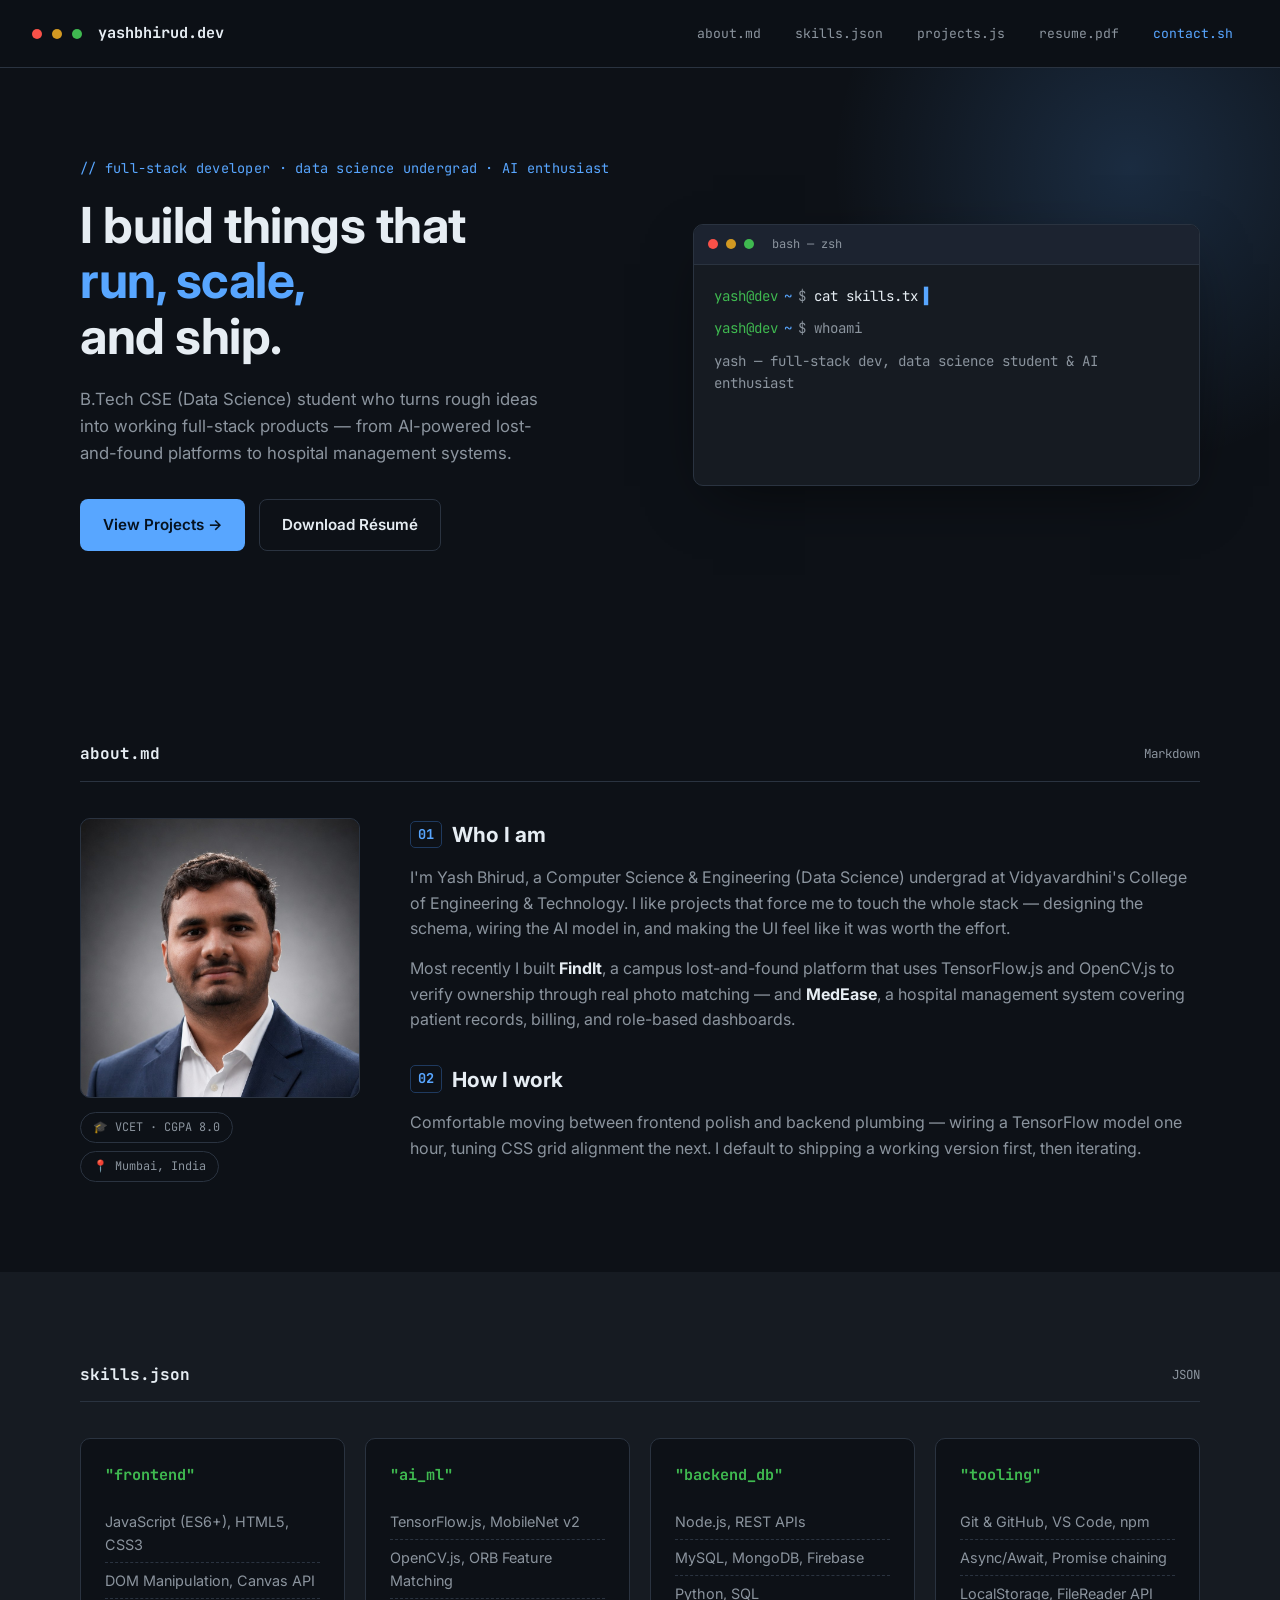
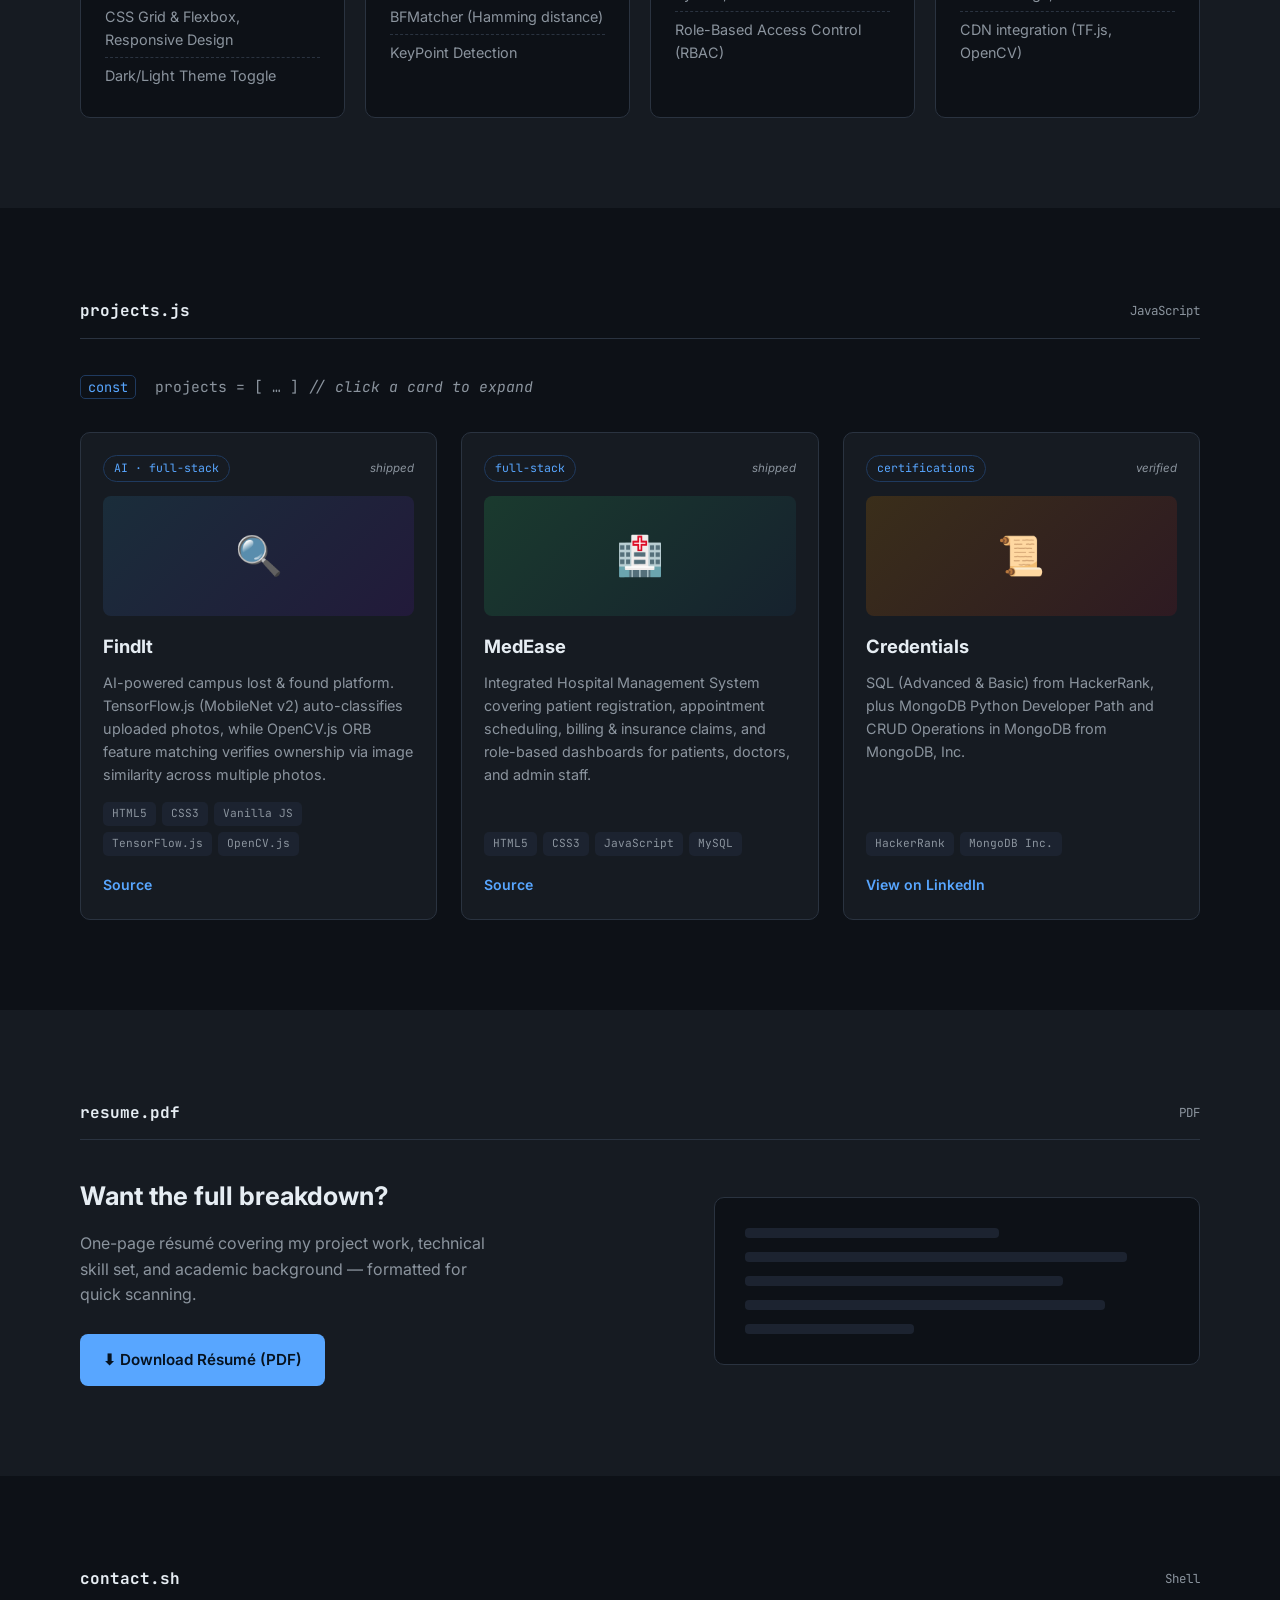
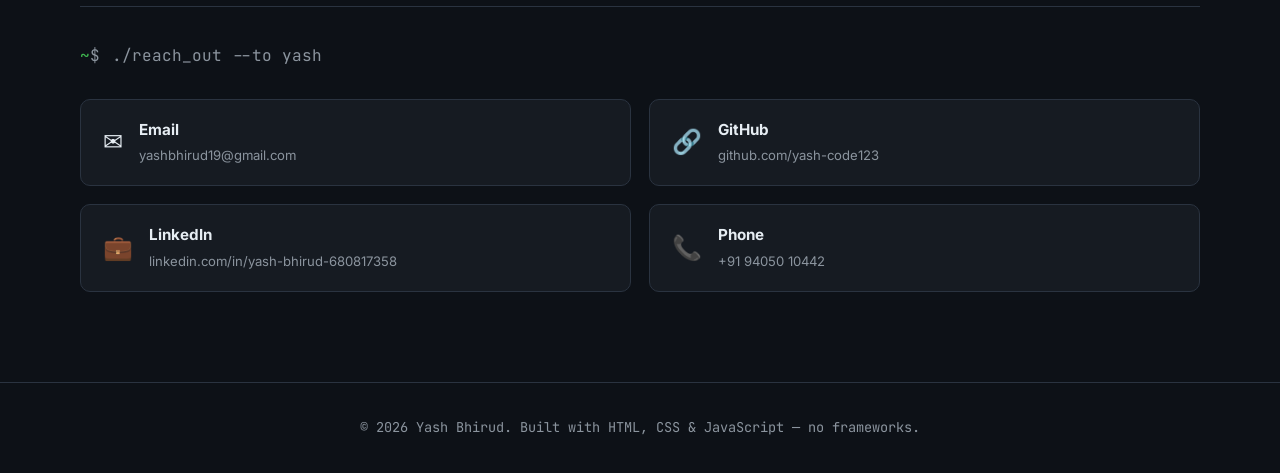
<file: task1-portfolio/index.html>
<!DOCTYPE html>
<html lang="en">
<head>
<meta charset="UTF-8">
<meta name="viewport" content="width=device-width, initial-scale=1.0">
<title>Yash Bhirud — Full-Stack Developer</title>
<link rel="preconnect" href="https://fonts.googleapis.com">
<link rel="preconnect" href="https://fonts.gstatic.com" crossorigin>
<link href="https://fonts.googleapis.com/css2?family=JetBrains+Mono:wght@400;500;700;800&family=Inter:wght@400;500;600;700&display=swap" rel="stylesheet">
<link rel="stylesheet" href="style.css">
</head>
<body>

<!-- ===== NAV (IDE TAB BAR) ===== -->
<header class="tabbar">
  <div class="tabbar__brand">
    <span class="dot dot--red"></span><span class="dot dot--yellow"></span><span class="dot dot--green"></span>
    <span class="brand-name">yashbhirud.dev</span>
  </div>
  <nav class="tabbar__tabs">
    <a href="#about" class="tab">about.md</a>
    <a href="#skills" class="tab">skills.json</a>
    <a href="#projects" class="tab">projects.js</a>
    <a href="#resume" class="tab">resume.pdf</a>
    <a href="#contact" class="tab tab--accent">contact.sh</a>
  </nav>
  <button class="navtoggle" id="navToggle" aria-label="Toggle menu">☰</button>
</header>

<!-- ===== HERO ===== -->
<section class="hero" id="top">
  <div class="hero__glow" aria-hidden="true"></div>
  <div class="hero__inner">
    <div class="terminal">
      <div class="terminal__bar">
        <span class="dot dot--red"></span><span class="dot dot--yellow"></span><span class="dot dot--green"></span>
        <span class="terminal__title">bash — zsh</span>
      </div>
      <div class="terminal__body" id="terminalBody">
        <p class="line"><span class="prompt">yash@dev</span><span class="path">~</span><span class="dollar">$</span> <span class="typed" id="typedLine"></span><span class="cursor">▌</span></p>
        <div id="terminalOutput"></div>
      </div>
    </div>

    <div class="hero__copy">
      <p class="eyebrow">// full-stack developer · data science undergrad · AI enthusiast</p>
      <h1>I build things that<br><span class="accent">run, scale,</span><br>and ship.</h1>
      <p class="hero__sub">B.Tech CSE (Data Science) student who turns rough ideas into working full-stack products — from AI-powered lost-and-found platforms to hospital management systems.</p>
      <div class="hero__cta">
        <a href="#projects" class="btn btn--primary">View Projects →</a>
        <a href="#resume" class="btn btn--ghost">Download Résumé</a>
      </div>
    </div>
  </div>
</section>

<!-- ===== ABOUT ===== -->
<section class="section" id="about">
  <div class="pane">
    <div class="pane__header">
      <span class="pane__filename">about.md</span>
      <span class="pane__lang">Markdown</span>
    </div>
    <div class="pane__body about__grid">
      <div class="about__photo">
        <div class="photo-frame">
          <img src="about-photo.jpg" alt="Yash Bhirud" class="photo-frame__img">
        </div>
        <div class="badge-row">
          <span class="badge">🎓 VCET · CGPA 8.0</span>
          <span class="badge">📍 Mumbai, India</span>
        </div>
      </div>
      <div class="about__text">
        <h2><span class="linenum">01</span> Who I am</h2>
        <p>I'm Yash Bhirud, a Computer Science &amp; Engineering (Data Science) undergrad at Vidyavardhini's College of Engineering &amp; Technology. I like projects that force me to touch the whole stack — designing the schema, wiring the AI model in, and making the UI feel like it was worth the effort.</p>
        <p>Most recently I built <strong>FindIt</strong>, a campus lost-and-found platform that uses TensorFlow.js and OpenCV.js to verify ownership through real photo matching — and <strong>MedEase</strong>, a hospital management system covering patient records, billing, and role-based dashboards.</p>
        <h2><span class="linenum">02</span> How I work</h2>
        <p>Comfortable moving between frontend polish and backend plumbing — wiring a TensorFlow model one hour, tuning CSS grid alignment the next. I default to shipping a working version first, then iterating.</p>
      </div>
    </div>
  </div>
</section>

<!-- ===== SKILLS ===== -->
<section class="section section--alt" id="skills">
  <div class="pane">
    <div class="pane__header">
      <span class="pane__filename">skills.json</span>
      <span class="pane__lang">JSON</span>
    </div>
    <div class="pane__body">
      <div class="skills__grid">

        <div class="skillcard">
          <h3>"frontend"</h3>
          <ul>
            <li>JavaScript (ES6+), HTML5, CSS3</li>
            <li>DOM Manipulation, Canvas API</li>
            <li>CSS Grid &amp; Flexbox, Responsive Design</li>
            <li>Dark/Light Theme Toggle</li>
          </ul>
        </div>

        <div class="skillcard">
          <h3>"ai_ml"</h3>
          <ul>
            <li>TensorFlow.js, MobileNet v2</li>
            <li>OpenCV.js, ORB Feature Matching</li>
            <li>BFMatcher (Hamming distance)</li>
            <li>KeyPoint Detection</li>
          </ul>
        </div>

        <div class="skillcard">
          <h3>"backend_db"</h3>
          <ul>
            <li>Node.js, REST APIs</li>
            <li>MySQL, MongoDB, Firebase</li>
            <li>Python, SQL</li>
            <li>Role-Based Access Control (RBAC)</li>
          </ul>
        </div>

        <div class="skillcard">
          <h3>"tooling"</h3>
          <ul>
            <li>Git &amp; GitHub, VS Code, npm</li>
            <li>Async/Await, Promise chaining</li>
            <li>LocalStorage, FileReader API</li>
            <li>CDN integration (TF.js, OpenCV)</li>
          </ul>
        </div>

      </div>
    </div>
  </div>
</section>

<!-- ===== PROJECTS ===== -->
<section class="section" id="projects">
  <div class="pane">
    <div class="pane__header">
      <span class="pane__filename">projects.js</span>
      <span class="pane__lang">JavaScript</span>
    </div>
    <div class="pane__body">
      <p class="section__lede"><span class="linenum">const</span> projects = [ … ]  <span class="comment">// click a card to expand</span></p>

      <div class="projects__grid">

        <article class="projectcard">
          <div class="projectcard__top">
            <span class="projectcard__tag">AI · full-stack</span>
            <span class="projectcard__status">shipped</span>
          </div>
          <div class="projectcard__thumb projectcard__thumb--findit" aria-hidden="true">
            <span>🔍</span>
          </div>
          <h3>FindIt</h3>
          <p>AI-powered campus lost &amp; found platform. TensorFlow.js (MobileNet v2) auto-classifies uploaded photos, while OpenCV.js ORB feature matching verifies ownership via image similarity across multiple photos.</p>
          <ul class="projectcard__stack">
            <li>HTML5</li><li>CSS3</li><li>Vanilla JS</li><li>TensorFlow.js</li><li>OpenCV.js</li>
          </ul>
          <div class="projectcard__links">
            <a href="https://github.com/yash-code123" class="link" target="_blank" rel="noopener">Source</a>
          </div>
        </article>

        <article class="projectcard">
          <div class="projectcard__top">
            <span class="projectcard__tag">full-stack</span>
            <span class="projectcard__status">shipped</span>
          </div>
          <div class="projectcard__thumb projectcard__thumb--medease" aria-hidden="true">
            <span>🏥</span>
          </div>
          <h3>MedEase</h3>
          <p>Integrated Hospital Management System covering patient registration, appointment scheduling, billing &amp; insurance claims, and role-based dashboards for patients, doctors, and admin staff.</p>
          <ul class="projectcard__stack">
            <li>HTML5</li><li>CSS3</li><li>JavaScript</li><li>MySQL</li>
          </ul>
          <div class="projectcard__links">
            <a href="https://github.com/yash-code123" class="link" target="_blank" rel="noopener">Source</a>
          </div>
        </article>

        <article class="projectcard">
          <div class="projectcard__top">
            <span class="projectcard__tag">certifications</span>
            <span class="projectcard__status">verified</span>
          </div>
          <div class="projectcard__thumb projectcard__thumb--erd" aria-hidden="true">
            <span>📜</span>
          </div>
          <h3>Credentials</h3>
          <p>SQL (Advanced &amp; Basic) from HackerRank, plus MongoDB Python Developer Path and CRUD Operations in MongoDB from MongoDB, Inc.</p>
          <ul class="projectcard__stack">
            <li>HackerRank</li><li>MongoDB Inc.</li>
          </ul>
          <div class="projectcard__links">
            <a href="https://www.linkedin.com/in/yash-bhirud-680817358" class="link" target="_blank" rel="noopener">View on LinkedIn</a>
          </div>
        </article>

      </div>
    </div>
  </div>
</section>

<!-- ===== RESUME ===== -->
<section class="section section--alt" id="resume">
  <div class="pane">
    <div class="pane__header">
      <span class="pane__filename">resume.pdf</span>
      <span class="pane__lang">PDF</span>
    </div>
    <div class="pane__body resume__body">
      <div class="resume__copy">
        <h2>Want the full breakdown?</h2>
        <p>One-page résumé covering my project work, technical skill set, and academic background — formatted for quick scanning.</p>
        <a href="Yash_Bhirud_Resume.pdf" class="btn btn--primary" download="Yash_Bhirud_Resume.pdf">⬇ Download Résumé (PDF)</a>
      </div>
      <div class="resume__preview" aria-hidden="true">
        <div class="resume__preview-line" style="width:60%"></div>
        <div class="resume__preview-line" style="width:90%"></div>
        <div class="resume__preview-line" style="width:75%"></div>
        <div class="resume__preview-line" style="width:85%"></div>
        <div class="resume__preview-line" style="width:40%"></div>
      </div>
    </div>
  </div>
</section>

<!-- ===== CONTACT ===== -->
<section class="section" id="contact">
  <div class="pane">
    <div class="pane__header">
      <span class="pane__filename">contact.sh</span>
      <span class="pane__lang">Shell</span>
    </div>
    <div class="pane__body contact__body">
      <p class="contact__lede"><span class="prompt">~</span><span class="dollar">$</span> ./reach_out --to yash</p>
      <div class="contact__grid">
        <a href="mailto:yashbhirud19@gmail.com" class="contact__item">
          <span class="contact__icon">✉</span>
          <span>
            <strong>Email</strong>
            <small>yashbhirud19@gmail.com</small>
          </span>
        </a>
        <a href="https://github.com/yash-code123" class="contact__item" target="_blank" rel="noopener">
          <span class="contact__icon">🔗</span>
          <span>
            <strong>GitHub</strong>
            <small>github.com/yash-code123</small>
          </span>
        </a>
        <a href="https://www.linkedin.com/in/yash-bhirud-680817358" class="contact__item" target="_blank" rel="noopener">
          <span class="contact__icon">💼</span>
          <span>
            <strong>LinkedIn</strong>
            <small>linkedin.com/in/yash-bhirud-680817358</small>
          </span>
        </a>
        <a href="tel:+919405010442" class="contact__item">
          <span class="contact__icon">📞</span>
          <span>
            <strong>Phone</strong>
            <small>+91 94050 10442</small>
          </span>
        </a>
      </div>
    </div>
  </div>
</section>

<footer class="footer">
  <p>© <span id="year"></span> Yash Bhirud. Built with HTML, CSS &amp; JavaScript — no frameworks.</p>
</footer>

<script src="script.js"></script>
</body>
</html>
</file>
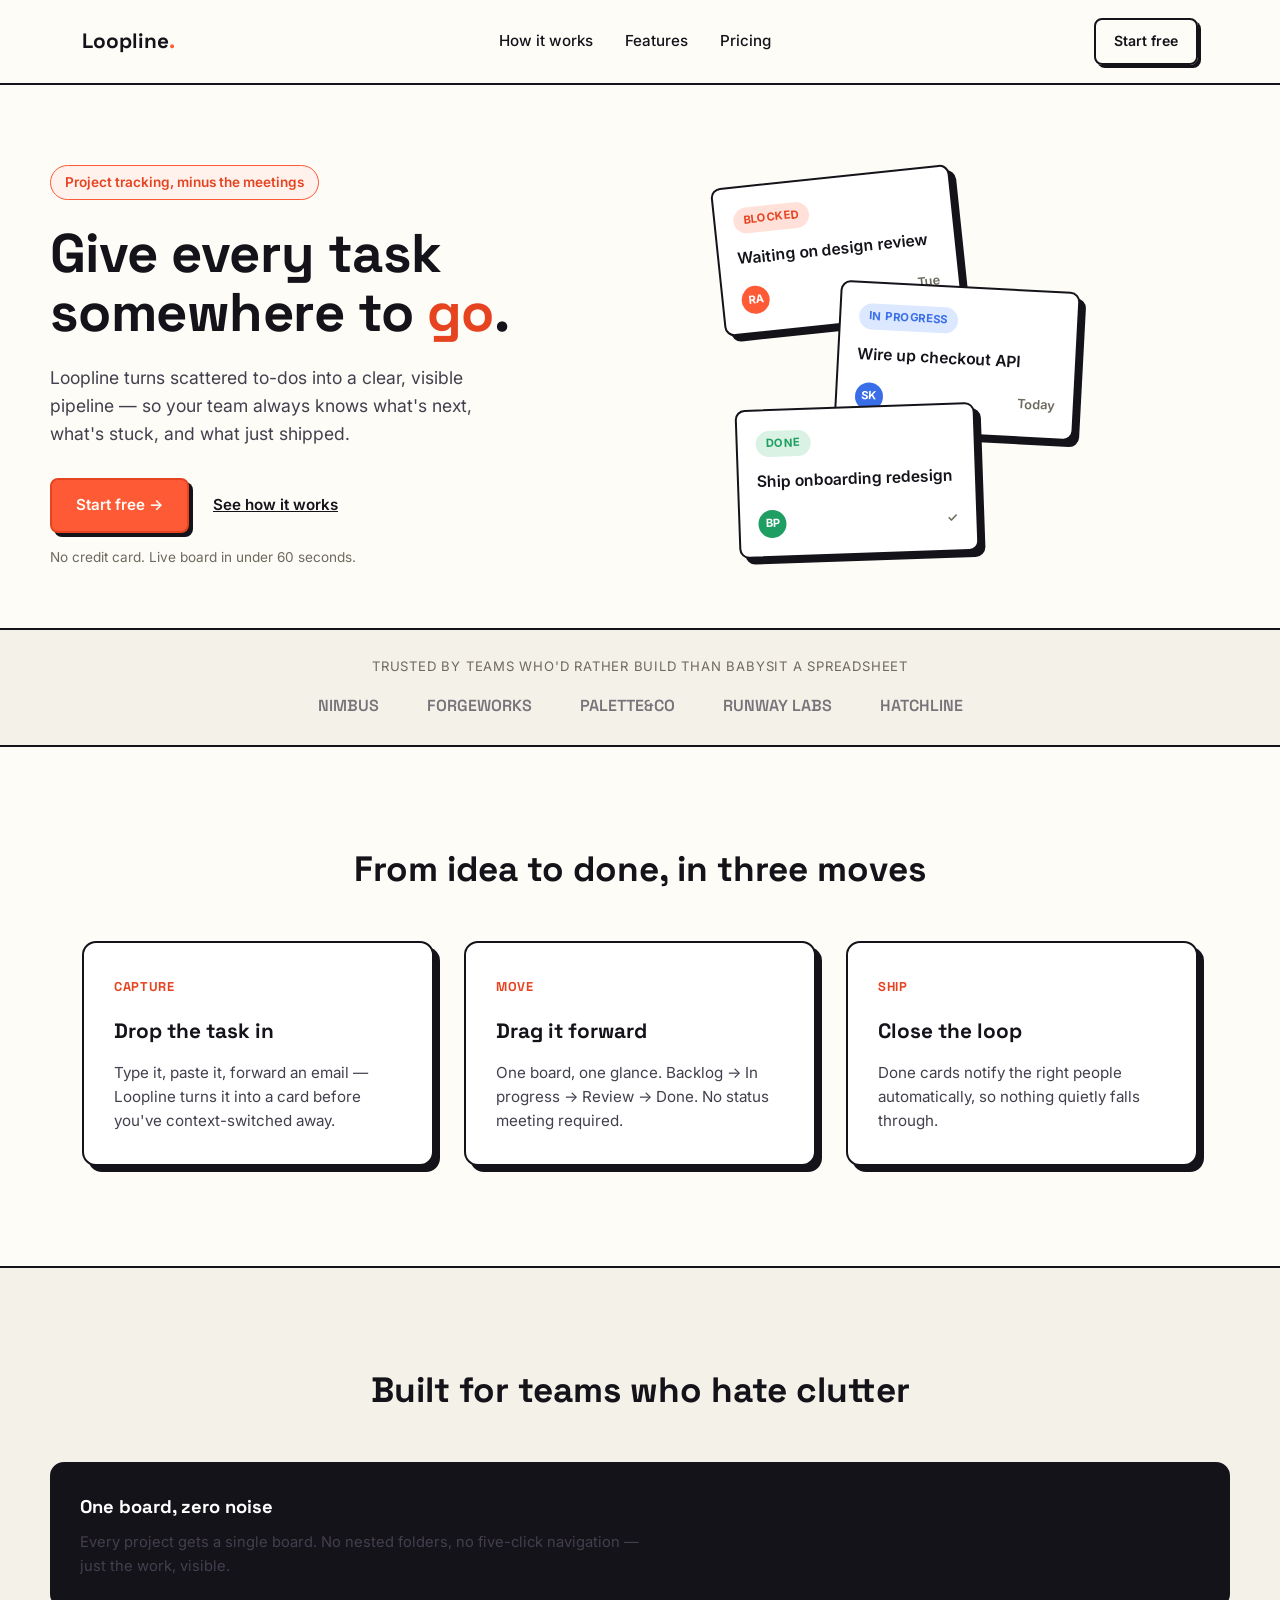
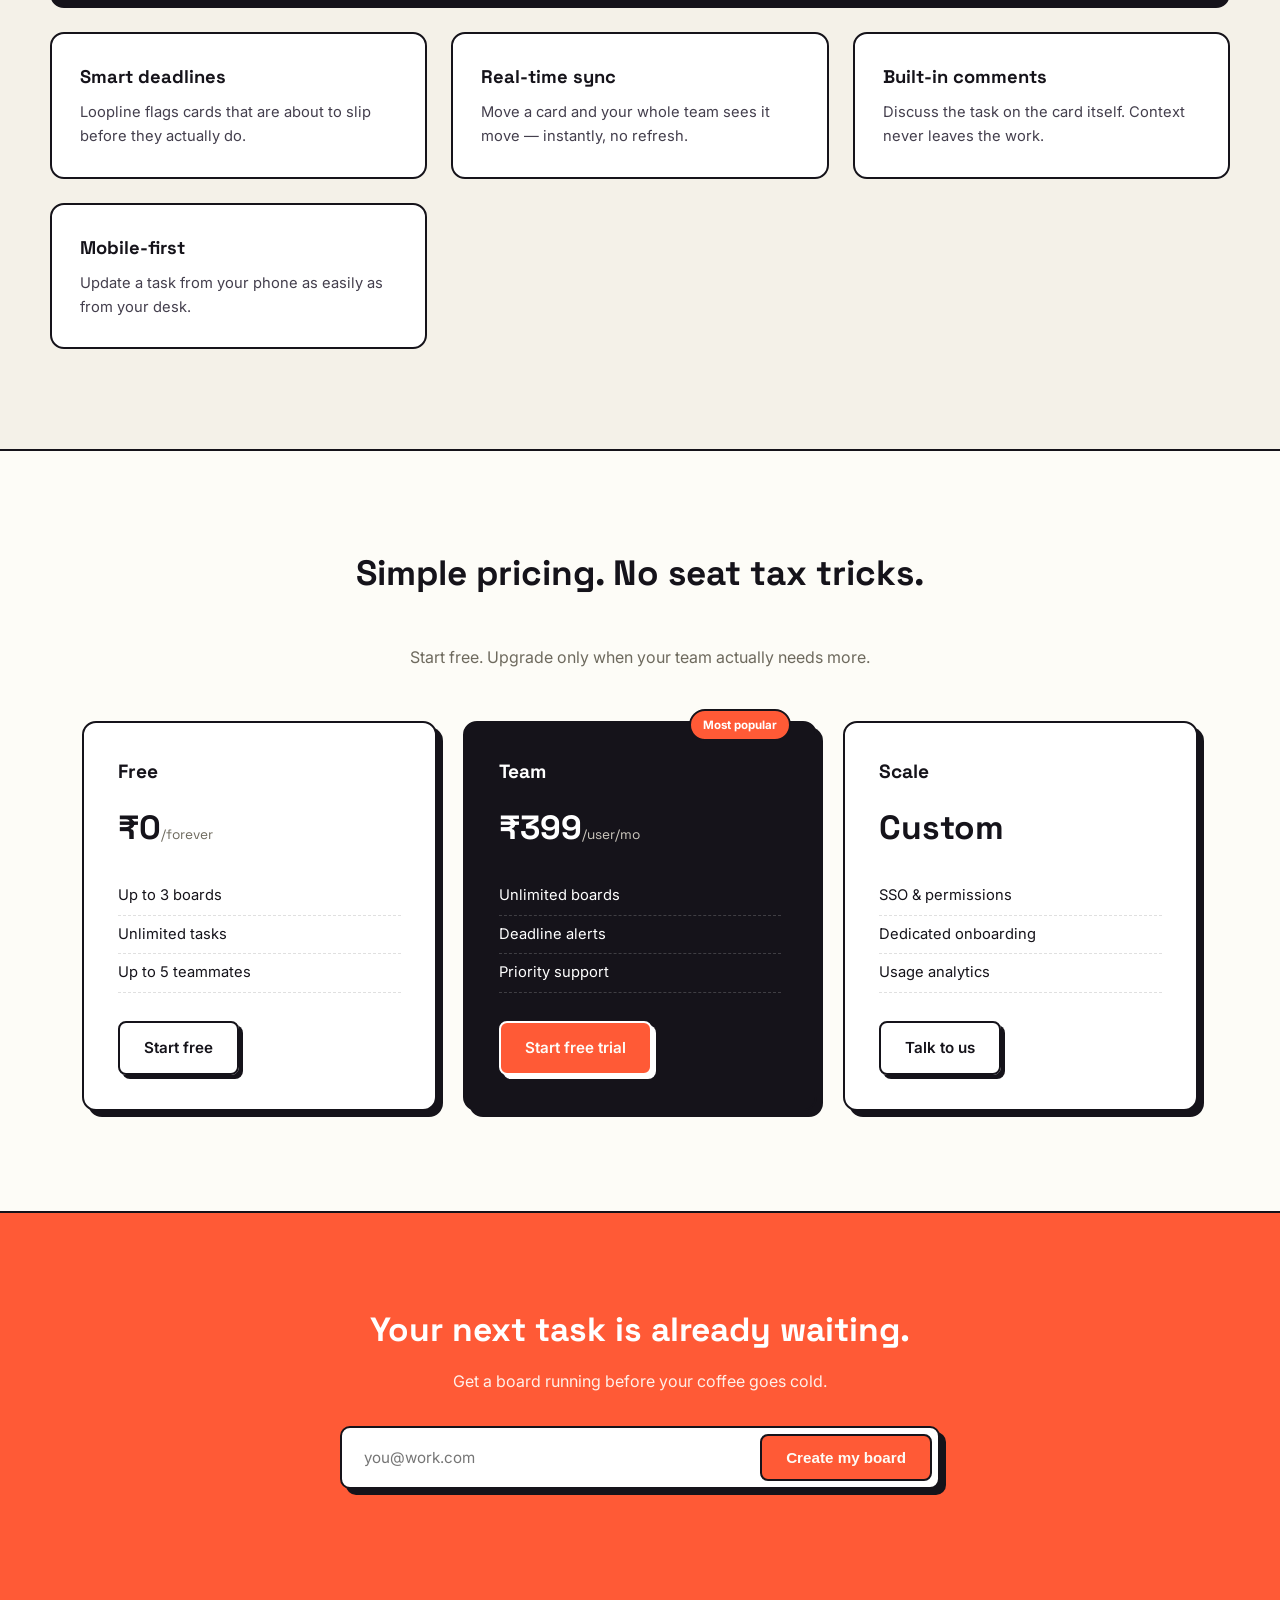
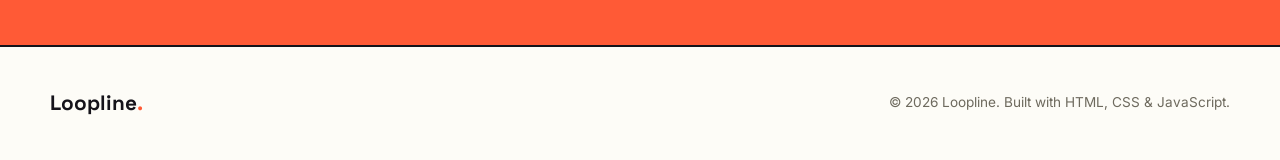
<file: task2-landing/index.html>
<!DOCTYPE html>
<html lang="en">
<head>
<meta charset="UTF-8">
<meta name="viewport" content="width=device-width, initial-scale=1.0">
<title>Loopline — Tasks that actually move</title>
<link rel="preconnect" href="https://fonts.googleapis.com">
<link rel="preconnect" href="https://fonts.gstatic.com" crossorigin>
<link href="https://fonts.googleapis.com/css2?family=Space+Grotesk:wght@500;600;700&family=Inter:wght@400;500;600;700&display=swap" rel="stylesheet">
<link rel="stylesheet" href="style.css">
</head>
<body>

<header class="nav">
  <div class="nav__inner">
    <a href="#top" class="logo">Loopline<span class="logo__dot">.</span></a>
    <nav class="nav__links">
      <a href="#how">How it works</a>
      <a href="#features">Features</a>
      <a href="#pricing">Pricing</a>
    </nav>
    <a href="#signup" class="btn btn--small">Start free</a>
  </div>
</header>

<!-- ===== HERO ===== -->
<section class="hero" id="top">
  <div class="hero__inner">
    <div class="hero__copy">
      <span class="eyebrow">Project tracking, minus the meetings</span>
      <h1>Give every task<br>somewhere to <em>go</em>.</h1>
      <p class="hero__sub">Loopline turns scattered to-dos into a clear, visible pipeline — so your team always knows what's next, what's stuck, and what just shipped.</p>
      <div class="hero__cta">
        <a href="#signup" class="btn btn--primary">Start free →</a>
        <a href="#how" class="btn btn--text">See how it works</a>
      </div>
      <p class="hero__note">No credit card. Live board in under 60 seconds.</p>
    </div>

    <div class="hero__stack" aria-hidden="true">
      <div class="card card--1">
        <span class="card__tag card__tag--blocked">Blocked</span>
        <p>Waiting on design review</p>
        <div class="card__foot"><span class="avatar">RA</span><span class="card__due">Tue</span></div>
      </div>
      <div class="card card--2">
        <span class="card__tag card__tag--progress">In progress</span>
        <p>Wire up checkout API</p>
        <div class="card__foot"><span class="avatar avatar--2">SK</span><span class="card__due">Today</span></div>
      </div>
      <div class="card card--3">
        <span class="card__tag card__tag--done">Done</span>
        <p>Ship onboarding redesign</p>
        <div class="card__foot"><span class="avatar avatar--3">BP</span><span class="card__due">✓</span></div>
      </div>
    </div>
  </div>
</section>

<!-- ===== LOGOS / SOCIAL PROOF STRIP ===== -->
<section class="strip">
  <p>Trusted by teams who'd rather build than babysit a spreadsheet</p>
  <div class="strip__row">
    <span>NIMBUS</span><span>FORGEWORKS</span><span>PALETTE&amp;CO</span><span>RUNWAY LABS</span><span>HATCHLINE</span>
  </div>
</section>

<!-- ===== HOW IT WORKS ===== -->
<section class="how" id="how">
  <h2 class="section__heading">From idea to done, in three moves</h2>

  <div class="how__grid">
    <div class="how__step">
      <span class="how__mark">Capture</span>
      <h3>Drop the task in</h3>
      <p>Type it, paste it, forward an email — Loopline turns it into a card before you've context-switched away.</p>
    </div>
    <div class="how__step">
      <span class="how__mark">Move</span>
      <h3>Drag it forward</h3>
      <p>One board, one glance. Backlog → In progress → Review → Done. No status meeting required.</p>
    </div>
    <div class="how__step">
      <span class="how__mark">Ship</span>
      <h3>Close the loop</h3>
      <p>Done cards notify the right people automatically, so nothing quietly falls through.</p>
    </div>
  </div>
</section>

<!-- ===== FEATURES ===== -->
<section class="features" id="features">
  <h2 class="section__heading">Built for teams who hate clutter</h2>

  <div class="features__grid">
    <div class="feature feature--big">
      <h3>One board, zero noise</h3>
      <p>Every project gets a single board. No nested folders, no five-click navigation — just the work, visible.</p>
    </div>
    <div class="feature">
      <h3>Smart deadlines</h3>
      <p>Loopline flags cards that are about to slip before they actually do.</p>
    </div>
    <div class="feature">
      <h3>Real-time sync</h3>
      <p>Move a card and your whole team sees it move — instantly, no refresh.</p>
    </div>
    <div class="feature">
      <h3>Built-in comments</h3>
      <p>Discuss the task on the card itself. Context never leaves the work.</p>
    </div>
    <div class="feature">
      <h3>Mobile-first</h3>
      <p>Update a task from your phone as easily as from your desk.</p>
    </div>
  </div>
</section>

<!-- ===== PRICING ===== -->
<section class="pricing" id="pricing">
  <h2 class="section__heading">Simple pricing. No seat tax tricks.</h2>
  <p class="pricing__sub">Start free. Upgrade only when your team actually needs more.</p>

  <div class="pricing__grid">
    <div class="plan">
      <h3>Free</h3>
      <p class="plan__price">₹0<span>/forever</span></p>
      <ul>
        <li>Up to 3 boards</li>
        <li>Unlimited tasks</li>
        <li>Up to 5 teammates</li>
      </ul>
      <a href="#signup" class="btn btn--outline">Start free</a>
    </div>
    <div class="plan plan--highlight">
      <span class="plan__badge">Most popular</span>
      <h3>Team</h3>
      <p class="plan__price">₹399<span>/user/mo</span></p>
      <ul>
        <li>Unlimited boards</li>
        <li>Deadline alerts</li>
        <li>Priority support</li>
      </ul>
      <a href="#signup" class="btn btn--primary">Start free trial</a>
    </div>
    <div class="plan">
      <h3>Scale</h3>
      <p class="plan__price">Custom</p>
      <ul>
        <li>SSO &amp; permissions</li>
        <li>Dedicated onboarding</li>
        <li>Usage analytics</li>
      </ul>
      <a href="#signup" class="btn btn--outline">Talk to us</a>
    </div>
  </div>
</section>

<!-- ===== SIGNUP / CTA ===== -->
<section class="signup" id="signup">
  <div class="signup__inner">
    <h2>Your next task is already waiting.</h2>
    <p>Get a board running before your coffee goes cold.</p>
    <form class="signup__form" id="signupForm">
      <input type="email" placeholder="you@work.com" required aria-label="Work email">
      <button type="submit" class="btn btn--primary">Create my board</button>
    </form>
    <p class="signup__status" id="signupStatus" role="status"></p>
  </div>
</section>

<footer class="footer">
  <div class="footer__inner">
    <span class="logo">Loopline<span class="logo__dot">.</span></span>
    <p>© <span id="year"></span> Loopline. Built with HTML, CSS &amp; JavaScript.</p>
  </div>
</footer>

<script src="script.js"></script>
</body>
</html>
</file>
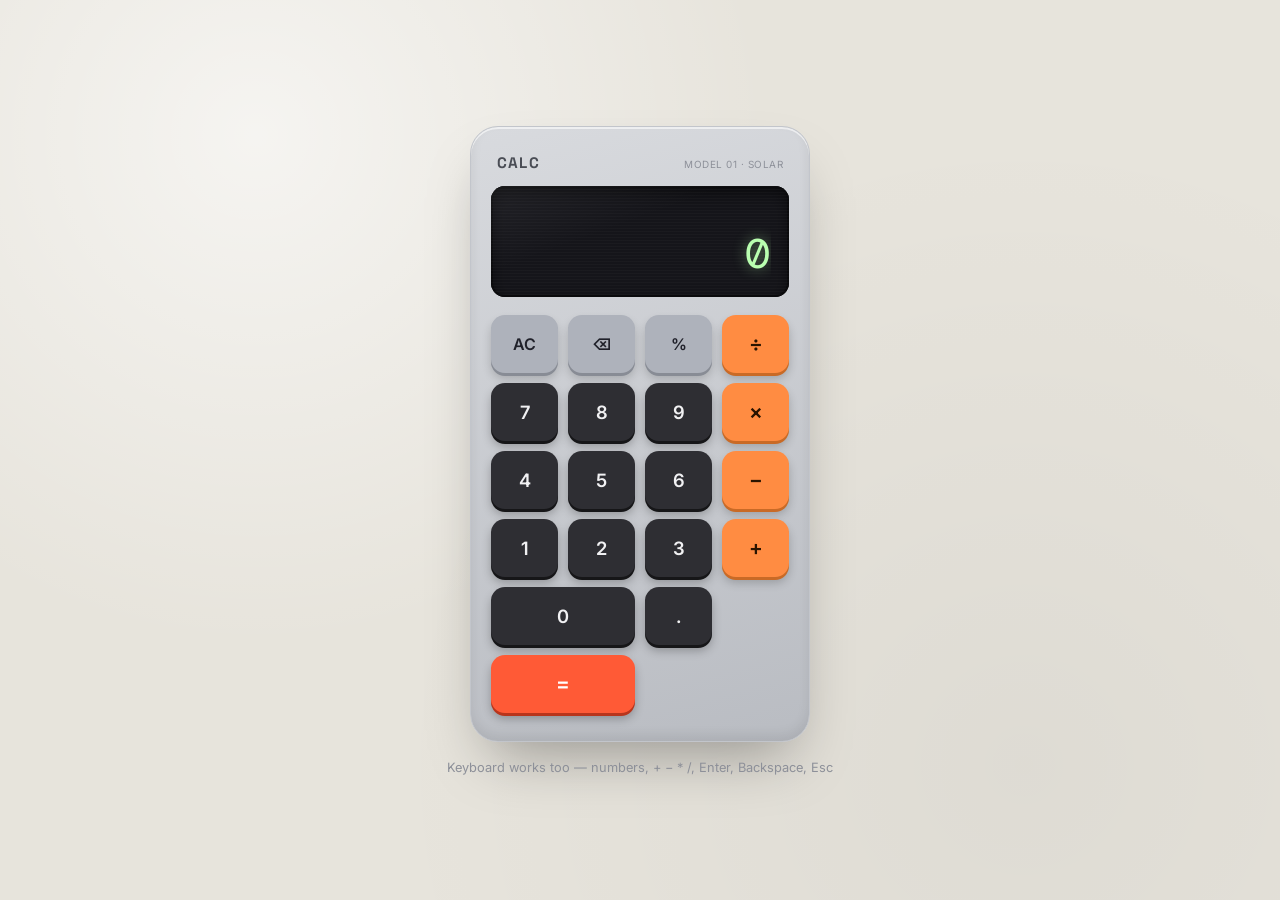
<file: task3-calculator/index.html>
<!DOCTYPE html>
<html lang="en">
<head>
<meta charset="UTF-8">
<meta name="viewport" content="width=device-width, initial-scale=1.0">
<title>Calc — Desk Calculator</title>
<link rel="preconnect" href="https://fonts.googleapis.com">
<link rel="preconnect" href="https://fonts.gstatic.com" crossorigin>
<link href="https://fonts.googleapis.com/css2?family=Space+Grotesk:wght@500;700&family=Inter:wght@400;500;600&family=DM+Mono:wght@500&display=swap" rel="stylesheet">
<link rel="stylesheet" href="style.css">
</head>
<body>

<main class="stage">
  <div class="calc" id="calc">

    <div class="calc__brand">
      <span class="calc__brand-name">CALC</span>
      <span class="calc__brand-model">MODEL 01 · SOLAR</span>
    </div>

    <div class="screen">
      <div class="screen__inner">
        <div class="screen__expr" id="expr">&nbsp;</div>
        <div class="screen__main" id="display">0</div>
      </div>
      <div class="screen__sheen" aria-hidden="true"></div>
    </div>

    <div class="keys" id="keys">
      <button class="key key--fn" data-action="clear">AC</button>
      <button class="key key--fn" data-action="backspace">⌫</button>
      <button class="key key--fn" data-action="percent">%</button>
      <button class="key key--op" data-action="operator" data-op="÷">÷</button>

      <button class="key key--num" data-action="number" data-num="7">7</button>
      <button class="key key--num" data-action="number" data-num="8">8</button>
      <button class="key key--num" data-action="number" data-num="9">9</button>
      <button class="key key--op" data-action="operator" data-op="×">×</button>

      <button class="key key--num" data-action="number" data-num="4">4</button>
      <button class="key key--num" data-action="number" data-num="5">5</button>
      <button class="key key--num" data-action="number" data-num="6">6</button>
      <button class="key key--op" data-action="operator" data-op="−">−</button>

      <button class="key key--num" data-action="number" data-num="1">1</button>
      <button class="key key--num" data-action="number" data-num="2">2</button>
      <button class="key key--num" data-action="number" data-num="3">3</button>
      <button class="key key--op" data-action="operator" data-op="+">+</button>

      <button class="key key--num key--zero" data-action="number" data-num="0">0</button>
      <button class="key key--num" data-action="decimal">.</button>
      <button class="key key--eq" data-action="equals">=</button>
    </div>
  </div>

  <p class="hint">Keyboard works too — numbers, + − * /, Enter, Backspace, Esc</p>
</main>

<script src="script.js"></script>
</body>
</html>
</file>
<file: task1-portfolio/style.css>
/* ============================================
   TOKENS
   ============================================ */
:root{
  --bg:            #0d1117;
  --panel:         #161b22;
  --panel-2:       #1c2330;
  --border:        #2a3340;
  --text:          #e6edf3;
  --text-muted:    #8b949e;
  --accent:        #58a6ff;
  --accent-dim:    #1f3a5f;
  --green:         #3fb950;
  --yellow:        #d29922;
  --red:           #f85149;

  --font-mono: 'JetBrains Mono', monospace;
  --font-body: 'Inter', sans-serif;

  --radius: 10px;
  --max-w: 1120px;
}

*{ margin:0; padding:0; box-sizing:border-box; }
html{ scroll-behavior:smooth; }
body{
  background:var(--bg);
  color:var(--text);
  font-family:var(--font-body);
  line-height:1.6;
  -webkit-font-smoothing:antialiased;
}
a{ color:inherit; text-decoration:none; }
ul{ list-style:none; }

::selection{ background:var(--accent-dim); color:var(--text); }

/* focus visibility */
a:focus-visible, button:focus-visible{
  outline:2px solid var(--accent);
  outline-offset:2px;
}

@media (prefers-reduced-motion: reduce){
  *{ animation-duration:0.001ms !important; animation-iteration-count:1 !important; transition-duration:0.001ms !important; scroll-behavior:auto !important; }
}

/* ============================================
   TAB BAR / NAV
   ============================================ */
.tabbar{
  position:sticky; top:0; z-index:100;
  display:flex; align-items:center; justify-content:space-between;
  gap:24px;
  padding:14px 32px;
  background:rgba(13,17,23,0.85);
  backdrop-filter: blur(10px);
  border-bottom:1px solid var(--border);
}
.tabbar__brand{
  display:flex; align-items:center; gap:10px;
  font-family:var(--font-mono); font-weight:700; font-size:0.95rem;
}
.dot{ width:10px; height:10px; border-radius:50%; display:inline-block; }
.dot--red{ background:var(--red); }
.dot--yellow{ background:var(--yellow); }
.dot--green{ background:var(--green); }
.brand-name{ margin-left:6px; color:var(--text); }

.tabbar__tabs{ display:flex; gap:4px; }
.tab{
  font-family:var(--font-mono); font-size:0.82rem;
  color:var(--text-muted);
  padding:8px 14px;
  border-radius:6px 6px 0 0;
  border:1px solid transparent;
  transition: color .15s, background .15s, border-color .15s;
}
.tab:hover{ color:var(--text); background:var(--panel); }
.tab--accent{ color:var(--accent); }

.navtoggle{
  display:none;
  background:none; border:1px solid var(--border); color:var(--text);
  font-size:1.2rem; border-radius:6px; padding:4px 10px; cursor:pointer;
}

/* ============================================
   HERO
   ============================================ */
.hero{
  position:relative;
  padding:90px 32px 100px;
  overflow:hidden;
}
.hero__glow{
  position:absolute; top:-200px; right:-150px;
  width:600px; height:600px;
  background:radial-gradient(circle, rgba(88,166,255,0.18), transparent 70%);
  pointer-events:none;
}
.hero__inner{
  max-width:var(--max-w);
  margin:0 auto;
  display:grid;
  grid-template-columns: 1.1fr 1fr;
  gap:56px;
  align-items:center;
  position:relative; z-index:1;
}

.terminal{
  background:var(--panel);
  border:1px solid var(--border);
  border-radius:var(--radius);
  overflow:hidden;
  box-shadow: 0 20px 60px -20px rgba(0,0,0,0.6);
  order:2;
}
.terminal__bar{
  display:flex; align-items:center; gap:8px;
  padding:10px 14px;
  background:var(--panel-2);
  border-bottom:1px solid var(--border);
}
.terminal__title{
  margin-left:10px; font-family:var(--font-mono); font-size:0.75rem; color:var(--text-muted);
}
.terminal__body{
  font-family:var(--font-mono); font-size:0.88rem;
  padding:20px;
  min-height:220px;
}
.line{ display:flex; flex-wrap:wrap; gap:6px; align-items:baseline; }
.prompt{ color:var(--green); }
.path{ color:var(--accent); }
.dollar{ color:var(--text-muted); margin-right:2px; }
.cursor{
  color:var(--accent);
  animation: blink 1s steps(1) infinite;
}
@keyframes blink{ 50%{ opacity:0; } }
#terminalOutput p{ color:var(--text-muted); margin-top:10px; }
#terminalOutput .ok{ color:var(--green); }

.hero__copy{ order:1; }
.eyebrow{
  font-family:var(--font-mono); color:var(--accent);
  font-size:0.85rem; margin-bottom:18px; letter-spacing:0.02em;
}
.hero__copy h1{
  font-size:3.1rem; line-height:1.12; font-weight:700;
  letter-spacing:-0.01em;
  margin-bottom:22px;
}
.accent{ color:var(--accent); }
.hero__sub{
  color:var(--text-muted); font-size:1.05rem; max-width:480px; margin-bottom:32px;
}
.hero__cta{ display:flex; gap:14px; flex-wrap:wrap; }

.btn{
  display:inline-flex; align-items:center; gap:8px;
  padding:13px 22px; border-radius:8px;
  font-weight:600; font-size:0.95rem;
  border:1px solid transparent;
  transition: transform .15s, background .15s, border-color .15s;
}
.btn:hover{ transform:translateY(-2px); }
.btn--primary{ background:var(--accent); color:#06121f; }
.btn--primary:hover{ background:#79b8ff; }
.btn--ghost{ border-color:var(--border); color:var(--text); }
.btn--ghost:hover{ border-color:var(--accent); color:var(--accent); }

/* ============================================
   SECTIONS / PANES
   ============================================ */
.section{ padding:90px 32px; }
.section--alt{ background:var(--panel); }

.pane{ max-width:var(--max-w); margin:0 auto; }
.pane__header{
  display:flex; align-items:center; justify-content:space-between;
  padding-bottom:14px; margin-bottom:36px;
  border-bottom:1px solid var(--border);
  font-family:var(--font-mono);
}
.pane__filename{ font-weight:700; color:var(--text); }
.pane__lang{ font-size:0.78rem; color:var(--text-muted); }

.linenum{
  font-family:var(--font-mono); color:var(--accent);
  font-size:0.85rem; margin-right:10px;
  border:1px solid var(--accent-dim); border-radius:5px; padding:2px 7px;
}
.comment{ color:var(--text-muted); font-style:italic; }
.section__lede{ font-family:var(--font-mono); color:var(--text-muted); margin-bottom:34px; font-size:0.92rem; }

/* ---- About ---- */
.about__grid{
  display:grid; grid-template-columns: 280px 1fr; gap:50px; align-items:start;
}
.photo-frame{
  border:1px solid var(--border); border-radius:var(--radius);
  aspect-ratio: 1/1; overflow:hidden; background:var(--panel-2);
}
.photo-frame__img{
  width:100%; height:100%; object-fit:cover; object-position:50% 22%;
  display:block;
}
.photo-frame__placeholder{
  height:100%; display:flex; flex-direction:column; align-items:center; justify-content:center;
  gap:10px; color:var(--text-muted); font-size:0.85rem; text-align:center;
}
.photo-frame__placeholder span{ font-size:2.2rem; }
.badge-row{ display:flex; gap:8px; margin-top:14px; flex-wrap:wrap; }
.badge{
  font-family:var(--font-mono); font-size:0.74rem;
  border:1px solid var(--border); border-radius:20px;
  padding:5px 12px; color:var(--text-muted);
}
.about__text h2{ font-size:1.3rem; margin-bottom:14px; display:flex; align-items:center; }
.about__text h2:not(:first-child){ margin-top:30px; }
.about__text p{ color:var(--text-muted); margin-bottom:14px; }
.about__text strong{ color:var(--text); }

/* ---- Skills ---- */
.skills__grid{
  display:grid; grid-template-columns:repeat(4, 1fr); gap:20px;
}
.skillcard{
  background:var(--bg); border:1px solid var(--border); border-radius:var(--radius);
  padding:24px;
  transition: border-color .15s, transform .15s;
}
.skillcard:hover{ border-color:var(--accent); transform:translateY(-4px); }
.skillcard h3{
  font-family:var(--font-mono); color:var(--green); font-size:0.95rem; margin-bottom:16px;
}
.skillcard li{
  color:var(--text-muted); font-size:0.9rem; padding:6px 0;
  border-bottom:1px dashed var(--border);
}
.skillcard li:last-child{ border-bottom:none; }

/* ---- Projects ---- */
.projects__grid{
  display:grid; grid-template-columns:repeat(3, 1fr); gap:24px;
}
.projectcard{
  background:var(--panel); border:1px solid var(--border); border-radius:var(--radius);
  padding:22px; display:flex; flex-direction:column;
  transition: border-color .15s, transform .15s;
}
.section--alt .projectcard{ background:var(--bg); }
.projectcard:hover{ border-color:var(--accent); transform:translateY(-4px); }
.projectcard__top{
  display:flex; justify-content:space-between; align-items:center; margin-bottom:14px;
}
.projectcard__tag{
  font-family:var(--font-mono); font-size:0.72rem; color:var(--accent);
  border:1px solid var(--accent-dim); border-radius:20px; padding:3px 10px;
}
.projectcard__status{ font-size:0.72rem; color:var(--text-muted); font-style:italic; }
.projectcard__thumb{
  height:120px; border-radius:8px; margin-bottom:16px;
  display:flex; align-items:center; justify-content:center; font-size:2.4rem;
}
.projectcard__thumb--medease{ background:linear-gradient(135deg, #1a3a2e, #16222e); }
.projectcard__thumb--findit{ background:linear-gradient(135deg, #1a2d3a, #221a3a); }
.projectcard__thumb--erd{ background:linear-gradient(135deg, #3a2e1a, #2e1a22); }
.projectcard h3{ font-size:1.15rem; margin-bottom:10px; }
.projectcard p{ color:var(--text-muted); font-size:0.9rem; flex-grow:1; margin-bottom:16px; }
.projectcard__stack{ display:flex; flex-wrap:wrap; gap:6px; margin-bottom:18px; }
.projectcard__stack li{
  font-family:var(--font-mono); font-size:0.7rem; color:var(--text-muted);
  background:var(--panel-2); padding:3px 9px; border-radius:5px;
}
.section--alt .projectcard__stack li{ background:var(--panel); }
.projectcard__links{ display:flex; gap:18px; }
.link{ font-weight:600; font-size:0.88rem; color:var(--accent); }
.link:hover{ text-decoration:underline; }

/* ---- Resume ---- */
.resume__body{
  display:grid; grid-template-columns:1.2fr 1fr; gap:50px; align-items:center;
}
.resume__copy h2{ font-size:1.6rem; margin-bottom:14px; }
.resume__copy p{ color:var(--text-muted); margin-bottom:26px; max-width:420px; }
.resume__preview{
  background:var(--bg); border:1px solid var(--border); border-radius:var(--radius);
  padding:30px; display:flex; flex-direction:column; gap:14px;
}
.resume__preview-line{
  height:10px; border-radius:4px; background:var(--panel-2);
}

/* ---- Contact ---- */
.contact__lede{ font-family:var(--font-mono); color:var(--text-muted); margin-bottom:30px; }
.contact__grid{
  display:grid; grid-template-columns:repeat(2,1fr); gap:18px;
}
.contact__item{
  display:flex; align-items:center; gap:16px;
  background:var(--panel); border:1px solid var(--border); border-radius:var(--radius);
  padding:18px 22px;
  transition: border-color .15s, transform .15s;
}
.section:not(.section--alt) .contact__item{ background:var(--panel); }
.contact__item:hover{ border-color:var(--accent); transform:translateY(-3px); }
.contact__icon{ font-size:1.5rem; }
.contact__item strong{ display:block; font-size:0.95rem; }
.contact__item small{ color:var(--text-muted); font-size:0.82rem; }

/* ---- Footer ---- */
.footer{
  text-align:center; padding:34px 20px;
  border-top:1px solid var(--border);
  color:var(--text-muted); font-size:0.85rem;
  font-family:var(--font-mono);
}

/* ============================================
   RESPONSIVE
   ============================================ */
@media (max-width: 980px){
  .hero__inner{ grid-template-columns:1fr; }
  .terminal{ order:1; }
  .hero__copy{ order:2; }
  .hero__copy h1{ font-size:2.4rem; }
  .skills__grid{ grid-template-columns:repeat(2,1fr); }
  .projects__grid{ grid-template-columns:repeat(2,1fr); }
  .about__grid{ grid-template-columns:1fr; }
  .photo-frame{ max-width:240px; }
  .resume__body{ grid-template-columns:1fr; }
}

@media (max-width: 680px){
  .tabbar__tabs{ display:none; }
  .navtoggle{ display:block; }
  .hero{ padding:60px 20px 70px; }
  .section{ padding:60px 20px; }
  .hero__copy h1{ font-size:2rem; }
  .skills__grid, .projects__grid, .contact__grid{ grid-template-columns:1fr; }
}
</file>
<file: task2-landing/style.css>
/* ============================================
   TOKENS
   ============================================ */
:root{
  --paper:     #fdfcf7;
  --paper-2:   #f4f1e8;
  --ink:       #15131a;
  --ink-soft:  #443f4d;
  --muted:     #6e6a5e;
  --orange:    #ff5a36;
  --orange-deep:#e64421;
  --blue:      #3a6ee8;
  --green:     #1f9e63;
  --border:    #15131a;

  --font-display: 'Space Grotesk', sans-serif;
  --font-body: 'Inter', sans-serif;

  --max-w: 1180px;
  --radius: 14px;
}

*{ margin:0; padding:0; box-sizing:border-box; }
html{ scroll-behavior:smooth; }
body{
  background:var(--paper);
  color:var(--ink);
  font-family:var(--font-body);
  line-height:1.6;
}
a{ text-decoration:none; color:inherit; }
ul{ list-style:none; }
h1,h2,h3{ font-family:var(--font-display); }

a:focus-visible, button:focus-visible, input:focus-visible{
  outline:3px solid var(--orange);
  outline-offset:2px;
}

@media (prefers-reduced-motion: reduce){
  *{ animation-duration:0.001ms !important; transition-duration:0.001ms !important; scroll-behavior:auto !important; }
}

/* ============================================
   NAV
   ============================================ */
.nav{
  position:sticky; top:0; z-index:100;
  background:rgba(253,252,247,0.92);
  backdrop-filter:blur(8px);
  border-bottom:2px solid var(--ink);
}
.nav__inner{
  max-width:var(--max-w); margin:0 auto;
  display:flex; align-items:center; justify-content:space-between;
  padding:18px 32px;
}
.logo{
  font-family:var(--font-display); font-weight:700; font-size:1.3rem;
}
.logo__dot{ color:var(--orange); }
.nav__links{ display:flex; gap:32px; }
.nav__links a{ font-weight:500; font-size:0.95rem; }
.nav__links a:hover{ color:var(--orange); }

.btn{
  display:inline-flex; align-items:center; justify-content:center;
  padding:13px 24px; border-radius:8px;
  font-weight:600; font-size:0.95rem;
  border:2px solid var(--ink);
  transition: transform .15s ease, background .15s ease;
  cursor:pointer;
}
.btn:hover{ transform:translate(-2px,-2px); }
.btn--primary{ background:var(--orange); color:var(--paper); border-color:var(--orange-deep); box-shadow:4px 4px 0 var(--ink); }
.btn--primary:hover{ background:var(--orange-deep); box-shadow:6px 6px 0 var(--ink); }
.btn--outline{ background:transparent; color:var(--ink); box-shadow:4px 4px 0 var(--ink); }
.btn--outline:hover{ background:var(--ink); color:var(--paper); }
.btn--small{ padding:10px 18px; font-size:0.88rem; box-shadow:3px 3px 0 var(--ink); }
.btn--text{ border:none; box-shadow:none; padding:13px 6px; text-decoration:underline; }
.btn--text:hover{ transform:none; color:var(--orange); }

/* ============================================
   HERO
   ============================================ */
.hero{ padding:80px 32px 60px; }
.hero__inner{
  max-width:var(--max-w); margin:0 auto;
  display:grid; grid-template-columns:1.1fr 1fr; gap:60px; align-items:center;
}
.eyebrow{
  display:inline-block; font-weight:600; font-size:0.85rem;
  color:var(--orange-deep); background:#fff1ec;
  border:1px solid var(--orange); border-radius:30px; padding:6px 14px;
  margin-bottom:24px;
}
.hero__copy h1{
  font-size:3.4rem; line-height:1.08; font-weight:700; margin-bottom:22px;
  letter-spacing:-0.01em;
}
.hero__copy em{ font-style:normal; color:var(--orange-deep); }
.hero__sub{ font-size:1.1rem; color:var(--ink-soft); max-width:460px; margin-bottom:30px; }
.hero__cta{ display:flex; gap:18px; align-items:center; flex-wrap:wrap; margin-bottom:14px; }
.hero__note{ font-size:0.85rem; color:var(--muted); }

/* ---- hero card stack (signature element) ---- */
.hero__stack{
  position:relative; height:380px;
}
.card{
  position:absolute; width:240px;
  background:#fff;
  border:2px solid var(--ink);
  border-radius:10px;
  padding:18px;
  box-shadow:6px 6px 0 var(--ink);
}
.card p{ font-weight:600; font-size:0.98rem; margin:12px 0 16px; }
.card__tag{
  display:inline-block; font-size:0.7rem; font-weight:700;
  text-transform:uppercase; letter-spacing:0.04em;
  padding:4px 10px; border-radius:20px;
}
.card__tag--blocked{ background:#ffe1da; color:var(--orange-deep); }
.card__tag--progress{ background:#dce8ff; color:var(--blue); }
.card__tag--done{ background:#d9f2e3; color:var(--green); }
.card__foot{ display:flex; align-items:center; justify-content:space-between; }
.avatar{
  width:28px; height:28px; border-radius:50%; background:var(--orange);
  color:#fff; font-size:0.7rem; font-weight:700;
  display:flex; align-items:center; justify-content:center;
}
.avatar--2{ background:var(--blue); }
.avatar--3{ background:var(--green); }
.card__due{ font-size:0.8rem; color:var(--muted); font-weight:600; }

.card--1{ top:0; left:20px; transform:rotate(-6deg); z-index:1; }
.card--2{ top:110px; left:140px; transform:rotate(3deg); z-index:2; }
.card--3{ top:230px; left:40px; transform:rotate(-2deg); z-index:3; }

/* ============================================
   STRIP
   ============================================ */
.strip{
  border-top:2px solid var(--ink); border-bottom:2px solid var(--ink);
  background:var(--paper-2);
  padding:26px 32px;
  text-align:center;
}
.strip p{ font-size:0.82rem; color:var(--muted); margin-bottom:16px; text-transform:uppercase; letter-spacing:0.06em; }
.strip__row{
  display:flex; justify-content:center; gap:48px; flex-wrap:wrap;
  font-family:var(--font-display); font-weight:600; color:var(--ink-soft); opacity:0.7;
}

/* ============================================
   SECTION HEADINGS (shared)
   ============================================ */
.section__heading{
  font-size:2.2rem; text-align:center; max-width:680px; margin:0 auto 50px;
  line-height:1.25;
}

/* ============================================
   HOW IT WORKS
   ============================================ */
.how{ padding:100px 32px; max-width:var(--max-w); margin:0 auto; }
.how__grid{ display:grid; grid-template-columns:repeat(3,1fr); gap:30px; }
.how__step{
  border:2px solid var(--ink); border-radius:var(--radius);
  padding:30px; background:#fff;
  box-shadow:6px 6px 0 var(--ink);
}
.how__mark{
  display:inline-block; font-family:var(--font-display); font-weight:700;
  font-size:0.8rem; text-transform:uppercase; letter-spacing:0.05em;
  color:var(--orange-deep); margin-bottom:18px;
}
.how__step h3{ font-size:1.3rem; margin-bottom:12px; }
.how__step p{ color:var(--ink-soft); font-size:0.95rem; }

/* ============================================
   FEATURES
   ============================================ */
.features{ padding:100px 32px; background:var(--paper-2); border-top:2px solid var(--ink); border-bottom:2px solid var(--ink); }
.features__grid{
  max-width:var(--max-w); margin:0 auto;
  display:grid; grid-template-columns:repeat(3,1fr); gap:24px;
}
.feature{
  background:#fff; border:2px solid var(--ink); border-radius:var(--radius);
  padding:28px;
}
.feature--big{ grid-column:span 3; background:var(--ink); color:#fff; }
.feature--big h3{ font-size:1.6rem; margin-bottom:10px; color:#fff; }
.feature--big p{ color:#c9c4b8; max-width:560px; }
.feature h3{ font-size:1.15rem; margin-bottom:10px; }
.feature p{ color:var(--ink-soft); font-size:0.92rem; }

/* ============================================
   PRICING
   ============================================ */
.pricing{ padding:100px 32px; max-width:var(--max-w); margin:0 auto; text-align:center; }
.pricing__sub{ color:var(--muted); margin-bottom:50px; }
.pricing__grid{
  display:grid; grid-template-columns:repeat(3,1fr); gap:26px; text-align:left;
}
.plan{
  border:2px solid var(--ink); border-radius:var(--radius);
  padding:34px; background:#fff;
  display:flex; flex-direction:column;
  box-shadow:6px 6px 0 var(--ink);
  position:relative;
}
.plan--highlight{ background:var(--ink); color:#fff; }
.plan__badge{
  position:absolute; top:-14px; right:24px;
  background:var(--orange); color:#fff; font-size:0.72rem; font-weight:700;
  padding:5px 12px; border-radius:20px; border:2px solid var(--ink);
}
.plan h3{ font-size:1.2rem; margin-bottom:14px; }
.plan__price{ font-size:2.1rem; font-weight:700; margin-bottom:22px; font-family:var(--font-display); }
.plan__price span{ font-size:0.85rem; font-weight:400; color:var(--muted); }
.plan--highlight .plan__price span{ color:#cfcac0; }
.plan ul{ margin-bottom:28px; flex-grow:1; }
.plan li{ padding:7px 0; font-size:0.92rem; border-bottom:1px dashed rgba(0,0,0,0.12); }
.plan--highlight li{ border-bottom:1px dashed rgba(255,255,255,0.18); }
.plan .btn{ align-self:flex-start; }
.plan--highlight .btn--primary{ box-shadow:4px 4px 0 #fff; border-color:#fff; }

/* ============================================
   SIGNUP
   ============================================ */
.signup{
  background:var(--orange); border-top:2px solid var(--ink); border-bottom:2px solid var(--ink);
  padding:90px 32px; text-align:center;
}
.signup__inner{ max-width:600px; margin:0 auto; }
.signup h2{ font-size:2.1rem; color:#fff; margin-bottom:12px; }
.signup p{ color:#fff0ea; margin-bottom:32px; }
.signup__form{
  display:flex; gap:12px; background:#fff; border:2px solid var(--ink);
  border-radius:10px; padding:6px; box-shadow:6px 6px 0 var(--ink);
}
.signup__form input{
  flex:1; border:none; outline:none; padding:12px 16px; font-size:0.95rem; font-family:var(--font-body);
  border-radius:6px;
}
.signup__form .btn{ border-color:var(--ink); box-shadow:none; white-space:nowrap; }
.signup__status{ margin-top:16px; color:#fff; font-weight:600; font-size:0.9rem; min-height:1.2em; }

/* ============================================
   FOOTER
   ============================================ */
.footer{ padding:40px 32px; }
.footer__inner{
  max-width:var(--max-w); margin:0 auto;
  display:flex; align-items:center; justify-content:space-between; flex-wrap:wrap; gap:14px;
}
.footer p{ color:var(--muted); font-size:0.85rem; }

/* ============================================
   RESPONSIVE
   ============================================ */
@media (max-width: 980px){
  .hero__inner{ grid-template-columns:1fr; }
  .hero__stack{ height:320px; margin-top:20px; }
  .how__grid, .pricing__grid{ grid-template-columns:1fr; }
  .features__grid{ grid-template-columns:1fr 1fr; }
  .feature--big{ grid-column:span 2; }
}

@media (max-width: 680px){
  .nav__links{ display:none; }
  .hero__copy h1{ font-size:2.3rem; }
  .hero{ padding:50px 20px 40px; }
  .how, .features, .pricing, .signup{ padding:60px 20px; }
  .features__grid{ grid-template-columns:1fr; }
  .feature--big{ grid-column:span 1; }
  .signup__form{ flex-direction:column; }
  .card{ width:200px; }
  .strip__row{ gap:24px; }
}
</file>
<file: task3-calculator/style.css>
/* ============================================
   TOKENS
   ============================================ */
:root{
  --stage-bg:    #e7e4dc;
  --body:        #d8dade;
  --body-edge:   #b9bcc2;
  --body-dark:   #aeb1b8;
  --screen-bezel:#15151a;
  --lcd-bg:      #1d2b22;
  --lcd-fg:      #b9ffb0;
  --lcd-fg-dim:  #5c8f5c;
  --key-num:     #2e2e33;
  --key-num-text:#f1f1f3;
  --key-fn:      #aeb2bb;
  --key-fn-text: #20212a;
  --key-op:      #ff8c42;
  --key-op-text: #2a1400;
  --key-eq:      #ff5a36;
  --key-eq-text: #fff;

  --font-display:'Space Grotesk', sans-serif;
  --font-body:   'Inter', sans-serif;
  --font-lcd:    'DM Mono', monospace;
}

*{ margin:0; padding:0; box-sizing:border-box; }
body{
  min-height:100vh;
  background:var(--stage-bg);
  background-image:
    radial-gradient(circle at 20% 15%, rgba(255,255,255,0.6), transparent 40%),
    radial-gradient(circle at 80% 85%, rgba(0,0,0,0.04), transparent 50%);
  font-family:var(--font-body);
  display:flex; align-items:center; justify-content:center;
}

button{ font-family:inherit; }

*:focus-visible{
  outline:3px solid #3a6ee8;
  outline-offset:2px;
}

@media (prefers-reduced-motion: reduce){
  *{ animation-duration:0.001ms !important; transition-duration:0.001ms !important; }
}

/* ============================================
   STAGE
   ============================================ */
.stage{
  display:flex; flex-direction:column; align-items:center; gap:18px;
  padding:40px 20px;
}

/* ============================================
   CALCULATOR BODY
   ============================================ */
.calc{
  width:340px;
  background:linear-gradient(165deg, var(--body), var(--body-edge));
  border-radius:28px;
  padding:24px 20px 28px;
  box-shadow:
    0 30px 60px -20px rgba(0,0,0,0.35),
    inset 0 2px 0 rgba(255,255,255,0.6),
    inset 0 -6px 12px rgba(0,0,0,0.08);
  border:1px solid #c2c5cb;
}

.calc__brand{
  display:flex; justify-content:space-between; align-items:baseline;
  padding:2px 6px 14px;
}
.calc__brand-name{
  font-family:var(--font-display); font-weight:700; font-size:0.95rem;
  letter-spacing:0.08em; color:#4a4d55;
}
.calc__brand-model{
  font-size:0.62rem; color:#8d9099; letter-spacing:0.05em;
}

/* ============================================
   SCREEN
   ============================================ */
.screen{
  position:relative;
  background:var(--screen-bezel);
  border-radius:14px;
  padding:18px 18px 16px;
  margin-bottom:18px;
  box-shadow:
    inset 0 0 0 2px #0a0a0c,
    inset 0 6px 16px rgba(0,0,0,0.6);
  overflow:hidden;
}
.screen__inner{ position:relative; z-index:1; }
.screen__expr{
  font-family:var(--font-lcd);
  font-size:0.85rem;
  color:var(--lcd-fg-dim);
  text-align:right;
  min-height:1.2em;
  letter-spacing:0.02em;
  margin-bottom:6px;
  word-break:break-all;
}
.screen__main{
  font-family:var(--font-lcd);
  font-size:2.6rem;
  color:var(--lcd-fg);
  text-align:right;
  letter-spacing:0.02em;
  text-shadow:0 0 14px rgba(185,255,176,0.45);
  overflow-x:auto;
  white-space:nowrap;
}
.screen__sheen{
  position:absolute; inset:0;
  background:
    repeating-linear-gradient(
      to bottom,
      rgba(255,255,255,0.025) 0px,
      rgba(255,255,255,0.025) 1px,
      transparent 1px,
      transparent 3px
    ),
    linear-gradient(160deg, rgba(255,255,255,0.06), transparent 40%);
  pointer-events:none;
}

/* ============================================
   KEYS
   ============================================ */
.keys{
  display:grid;
  grid-template-columns:repeat(4, 1fr);
  gap:10px;
}

.key{
  position:relative;
  border:none;
  border-radius:14px;
  height:58px;
  font-size:1.15rem;
  font-weight:600;
  cursor:pointer;
  transition: transform 0.06s ease, box-shadow 0.06s ease;
}

.key--num{
  background:var(--key-num);
  color:var(--key-num-text);
  box-shadow:
    0 3px 0 #161618,
    0 6px 10px rgba(0,0,0,0.25);
}
.key--num:hover{ filter:brightness(1.12); }

.key--fn{
  background:var(--key-fn);
  color:var(--key-fn-text);
  box-shadow:
    0 3px 0 #888c95,
    0 6px 10px rgba(0,0,0,0.18);
  font-size:1rem;
}

.key--op{
  background:var(--key-op);
  color:var(--key-op-text);
  box-shadow:
    0 3px 0 #c96a26,
    0 6px 10px rgba(0,0,0,0.2);
  font-size:1.3rem;
}

.key--eq{
  background:var(--key-eq);
  color:var(--key-eq-text);
  box-shadow:
    0 3px 0 #b8351c,
    0 6px 10px rgba(0,0,0,0.25);
  font-size:1.3rem;
  grid-column:span 2;
}

.key--zero{ grid-column:span 2; }

.key:active,
.key.is-pressed{
  transform:translateY(3px);
}
.key--num:active, .key--num.is-pressed{ box-shadow:0 0 0 #161618, 0 2px 4px rgba(0,0,0,0.2); }
.key--fn:active, .key--fn.is-pressed{ box-shadow:0 0 0 #888c95, 0 2px 4px rgba(0,0,0,0.15); }
.key--op:active, .key--op.is-pressed{ box-shadow:0 0 0 #c96a26, 0 2px 4px rgba(0,0,0,0.18); }
.key--eq:active, .key--eq.is-pressed{ box-shadow:0 0 0 #b8351c, 0 2px 4px rgba(0,0,0,0.2); }

/* ============================================
   HINT
   ============================================ */
.hint{
  font-size:0.8rem; color:#8d9099;
  text-align:center;
}

/* ============================================
   RESPONSIVE
   ============================================ */
@media (max-width: 400px){
  .calc{ width:92vw; }
  .key{ height:52px; font-size:1.05rem; }
  .screen__main{ font-size:2.1rem; }
}
</file>
